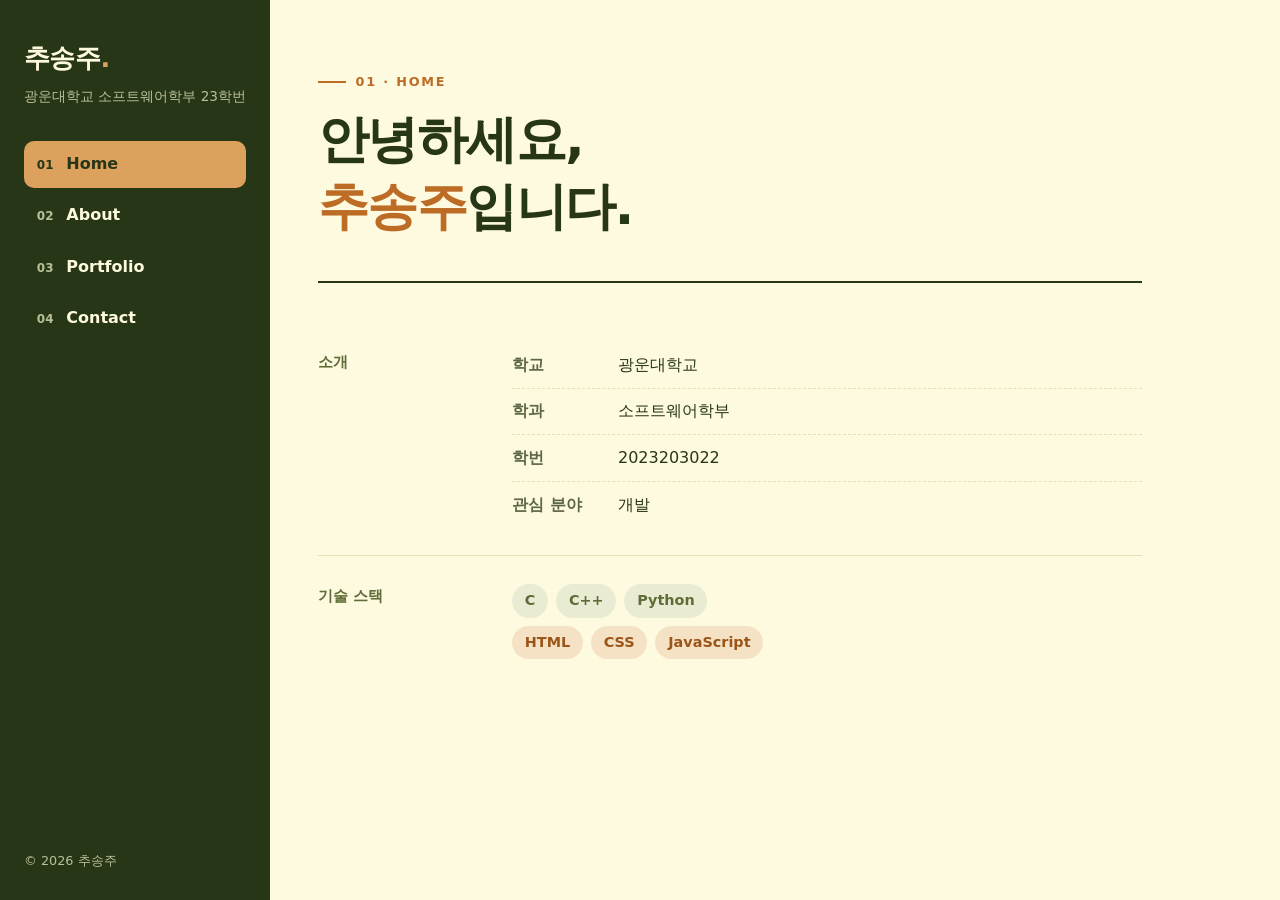
<file: index.html>
<!DOCTYPE html>
<html lang="ko">
<head>
  <meta charset="UTF-8" />
  <meta name="viewport" content="width=device-width, initial-scale=1.0"/>
  <title>Home | 추송주</title>
  <link rel="stylesheet" href="style.css">
</head>
<body>
<aside class="sidebar">
  <div class="sb-top">
    <a class="brand" href="home.html">추송주<span>.</span></a>
    <p class="sb-role">광운대학교 소프트웨어학부 23학번</p>
    <button class="menu-btn" id="menu-toggle" type="button" aria-label="메뉴 열기" aria-expanded="false">☰</button>
  </div>
  <nav>
    <a href="home.html" aria-current="page"><small>01</small>Home</a>
    <a href="about.html"><small>02</small>About</a>
    <a href="portfolio.html"><small>03</small>Portfolio</a>
    <a href="contact.html"><small>04</small>Contact</a>
  </nav>
  <div class="sb-foot">
    <small>&copy; <span id="year"></span> 추송주</small>
  </div>
</aside>

<main class="content">
  <header class="page-head">
    <span class="page-no">01 · Home</span>
    <h1>안녕하세요,<br><em>추송주</em>입니다.</h1>
  </header>

  <section class="block reveal">
    <h2>소개</h2>
    <div>
      <ul class="info-list">
        <li><span class="label">학교</span><span>광운대학교</span></li>
        <li><span class="label">학과</span><span>소프트웨어학부</span></li>
        <li><span class="label">학번</span><span>2023203022</span></li>
        <li><span class="label">관심 분야</span><span>개발</span></li>
      </ul>
    </div>
  </section>

  <section class="block reveal">
    <h2>기술 스택</h2>
    <div>
      <ul class="tags">
        <li>C</li>
        <li>C++</li>
        <li>Python</li>
      </ul>
      <ul class="tags warm">
        <li>HTML</li>
        <li>CSS</li>
        <li>JavaScript</li>
      </ul>
    </div>
  </section>
</main>

<script src="script.js"></script>
</body>
</html>
</file>
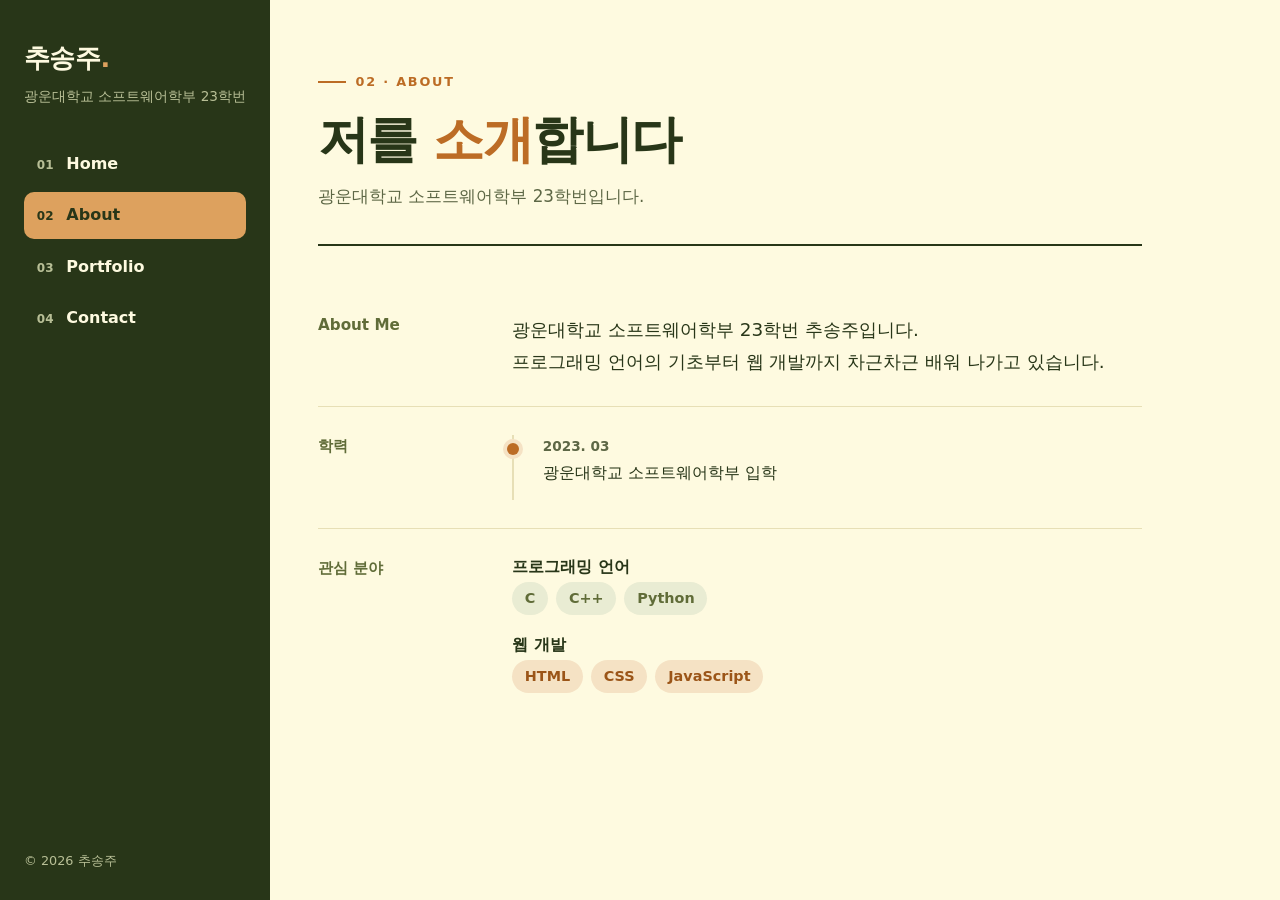
<file: about.html>
<!DOCTYPE html>
<html lang="ko">
<head>
  <meta charset="UTF-8" />
  <meta name="viewport" content="width=device-width, initial-scale=1.0"/>
  <title>About | 추송주</title>
  <link rel="stylesheet" href="style.css">
</head>
<body>
<aside class="sidebar">
  <div class="sb-top">
    <a class="brand" href="home.html">추송주<span>.</span></a>
    <p class="sb-role">광운대학교 소프트웨어학부 23학번</p>
    <button class="menu-btn" id="menu-toggle" type="button" aria-label="메뉴 열기" aria-expanded="false">☰</button>
  </div>
  <nav>
    <a href="home.html"><small>01</small>Home</a>
    <a href="about.html" aria-current="page"><small>02</small>About</a>
    <a href="portfolio.html"><small>03</small>Portfolio</a>
    <a href="contact.html"><small>04</small>Contact</a>
  </nav>
  <div class="sb-foot">
    <small>&copy; <span id="year"></span> 추송주</small>
  </div>
</aside>

<main class="content">
  <header class="page-head">
    <span class="page-no">02 · About</span>
    <h1>저를 <em>소개</em>합니다</h1>
    <p>광운대학교 소프트웨어학부 23학번입니다.</p>
  </header>

  <section class="block reveal">
    <h2>About Me</h2>
    <p class="lead">광운대학교 소프트웨어학부 23학번 추송주입니다.<br>프로그래밍 언어의 기초부터 웹 개발까지 차근차근 배워 나가고 있습니다.</p>
  </section>

  <section class="block reveal">
    <h2>학력</h2>
    <ol class="timeline">
      <li>
        <span class="date">2023. 03</span>
        광운대학교 소프트웨어학부 입학
      </li>
    </ol>
  </section>

  <section class="block reveal">
    <h2>관심 분야</h2>
    <div>
      <h3>프로그래밍 언어</h3>
      <ul class="tags">
        <li>C</li>
        <li>C++</li>
        <li>Python</li>
      </ul>
      <h3>웹 개발</h3>
      <ul class="tags warm">
        <li>HTML</li>
        <li>CSS</li>
        <li>JavaScript</li>
      </ul>
    </div>
  </section>
</main>

<script src="script.js"></script>
</body>
</html>
</file>
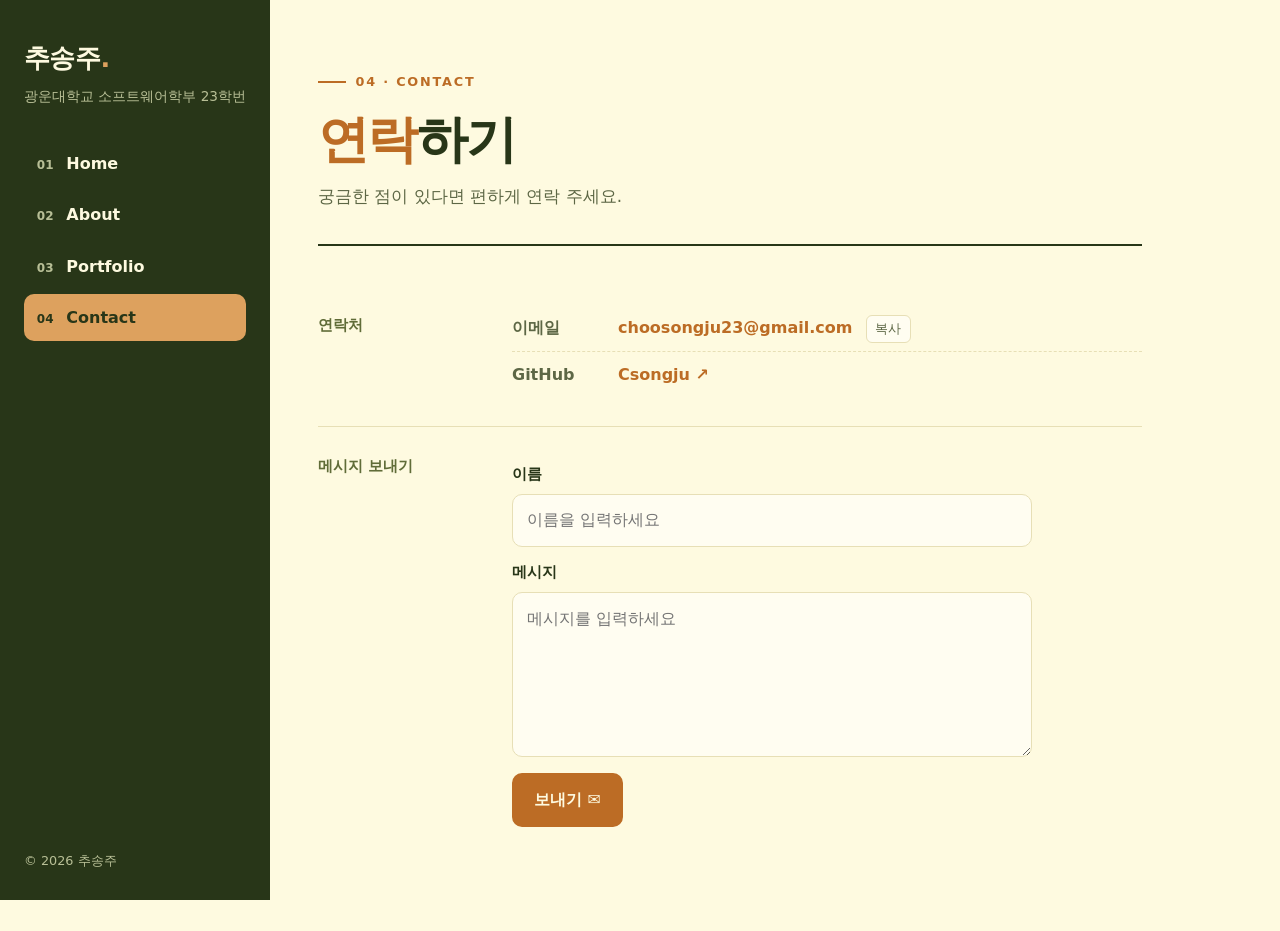
<file: contact.html>
<!DOCTYPE html>
<html lang="ko">
<head>
  <meta charset="UTF-8" />
  <meta name="viewport" content="width=device-width, initial-scale=1.0"/>
  <title>Contact | 추송주</title>
  <link rel="stylesheet" href="style.css">
</head>
<body>
<aside class="sidebar">
  <div class="sb-top">
    <a class="brand" href="home.html">추송주<span>.</span></a>
    <p class="sb-role">광운대학교 소프트웨어학부 23학번</p>
    <button class="menu-btn" id="menu-toggle" type="button" aria-label="메뉴 열기" aria-expanded="false">☰</button>
  </div>
  <nav>
    <a href="home.html"><small>01</small>Home</a>
    <a href="about.html"><small>02</small>About</a>
    <a href="portfolio.html"><small>03</small>Portfolio</a>
    <a href="contact.html" aria-current="page"><small>04</small>Contact</a>
  </nav>
  <div class="sb-foot">
    <small>&copy; <span id="year"></span> 추송주</small>
  </div>
</aside>

<main class="content">
  <header class="page-head">
    <span class="page-no">04 · Contact</span>
    <h1><em>연락</em>하기</h1>
    <p>궁금한 점이 있다면 편하게 연락 주세요.</p>
  </header>

  <section class="block reveal">
    <h2>연락처</h2>
    <ul class="info-list contact-list">
      <li>
        <span class="label">이메일</span>
        <span>
          <a href="mailto:choosongju23@gmail.com">choosongju23@gmail.com</a>
          <button class="copy-btn" type="button" data-copy="choosongju23@gmail.com">복사</button>
        </span>
      </li>
      <li>
        <span class="label">GitHub</span>
        <a href="https://github.com/Csongju" target="_blank" rel="noopener">Csongju ↗</a>
      </li>
    </ul>
  </section>

  <section class="block reveal">
    <h2>메시지 보내기</h2>
    <!-- 보내기를 누르면 입력값을 확인한 뒤 메일 앱이 열립니다 (script.js 5번) -->
    <form class="contact-form" data-to="choosongju23@gmail.com" novalidate>
      <label for="name">이름</label>
      <input id="name" name="name" type="text" placeholder="이름을 입력하세요">
      <label for="message">메시지</label>
      <textarea id="message" name="message" rows="5" placeholder="메시지를 입력하세요"></textarea>
      <button class="btn" type="submit">보내기 ✉️</button>
      <p class="form-msg" role="status"></p>
    </form>
  </section>
</main>

<script src="script.js"></script>
</body>
</html>
</file>
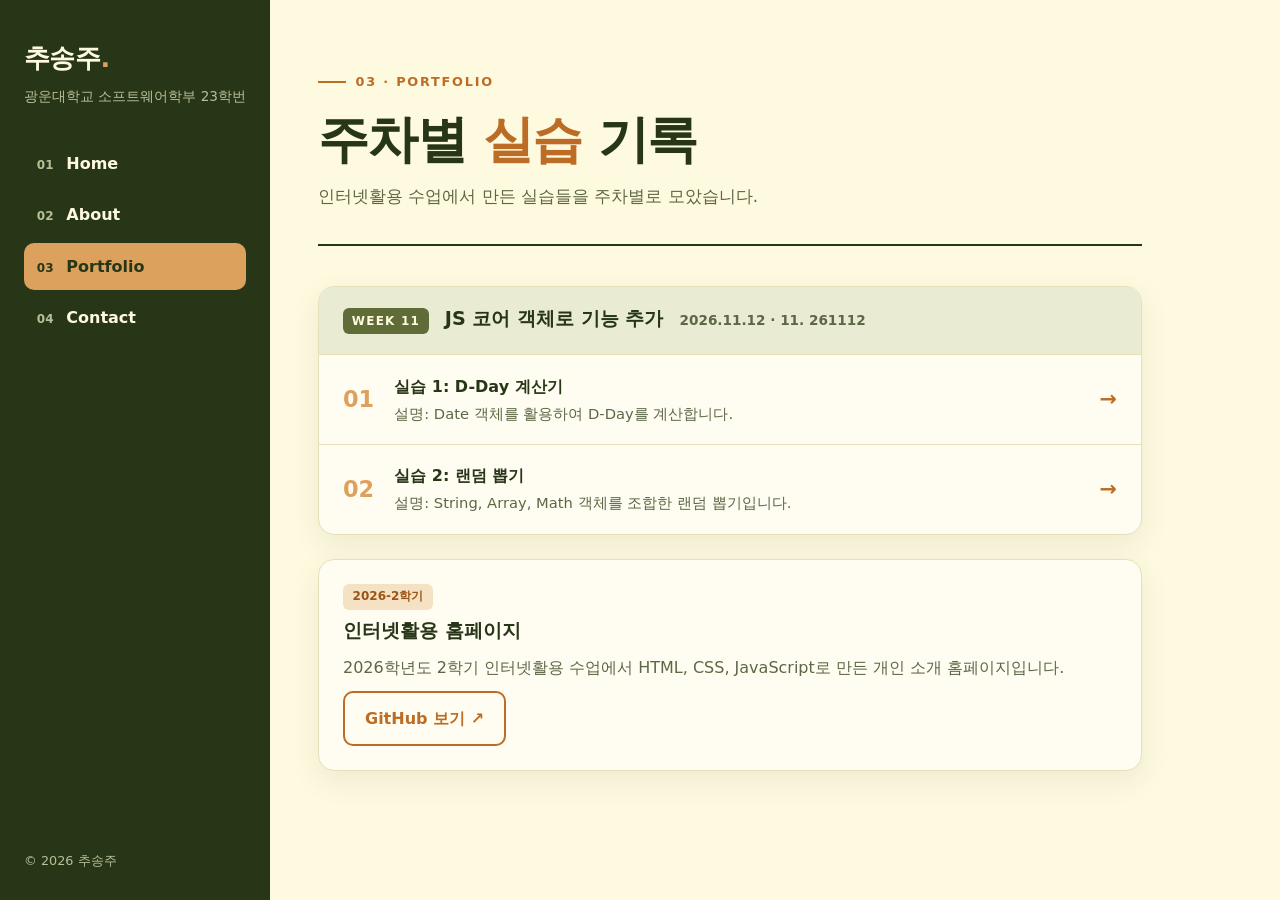
<file: portfolio.html>
<!DOCTYPE html>
<html lang="ko">
<head>
  <meta charset="UTF-8" />
  <meta name="viewport" content="width=device-width, initial-scale=1.0"/>
  <title>Portfolio | 추송주</title>
  <link rel="stylesheet" href="style.css">
</head>
<body>
<aside class="sidebar">
  <div class="sb-top">
    <a class="brand" href="home.html">추송주<span>.</span></a>
    <p class="sb-role">광운대학교 소프트웨어학부 23학번</p>
    <button class="menu-btn" id="menu-toggle" type="button" aria-label="메뉴 열기" aria-expanded="false">☰</button>
  </div>
  <nav>
    <a href="home.html"><small>01</small>Home</a>
    <a href="about.html"><small>02</small>About</a>
    <a href="portfolio.html" aria-current="page"><small>03</small>Portfolio</a>
    <a href="contact.html"><small>04</small>Contact</a>
  </nav>
  <div class="sb-foot">
    <small>&copy; <span id="year"></span> 추송주</small>
  </div>
</aside>

<main class="content">
  <header class="page-head">
    <span class="page-no">03 · Portfolio</span>
    <h1>주차별 <em>실습</em> 기록</h1>
    <p>인터넷활용 수업에서 만든 실습들을 주차별로 모았습니다.</p>
  </header>

  <!-- 새 주차를 추가할 때: 아래 <article class="week"> 블록을 복사해 위쪽에 붙여넣고,
       폴더 경로를 바꿔 주세요. (폴더명의 공백은 %20으로 적습니다) -->
  <article class="week reveal">
    <header class="week-head">
      <span class="week-num">WEEK 11</span>
      <h2>JS 코어 객체로 기능 추가</h2>
      <span class="meta">2026.11.12 · 11. 261112</span>
    </header>
    <ol class="lab-list">
      <!-- 박스(a) 전체가 링크라서 어디를 눌러도 이동합니다 -->
      <li>
        <a href="11.%20261112/dday/dday.html">
          <span>
            <strong>실습 1: D-Day 계산기</strong>
            <span class="desc">설명: Date 객체를 활용하여 D-Day를 계산합니다.</span>
          </span>
          <span class="go" aria-hidden="true">→</span>
        </a>
      </li>
      <li>
        <a href="11.%20261112/random/random.html">
          <span>
            <strong>실습 2: 랜덤 뽑기</strong>
            <span class="desc">설명: String, Array, Math 객체를 조합한 랜덤 뽑기입니다.</span>
          </span>
          <span class="go" aria-hidden="true">→</span>
        </a>
      </li>
    </ol>
  </article>

  <article class="week project reveal">
    <span class="badge">2026-2학기</span>
    <h2>인터넷활용 홈페이지</h2>
    <p>2026학년도 2학기 인터넷활용 수업에서 HTML, CSS, JavaScript로 만든 개인 소개 홈페이지입니다.</p>
    <a class="btn outline" href="https://github.com/Csongju" target="_blank" rel="noopener">GitHub 보기 ↗</a>
  </article>
</main>

<script src="script.js"></script>
</body>
</html>
</file>
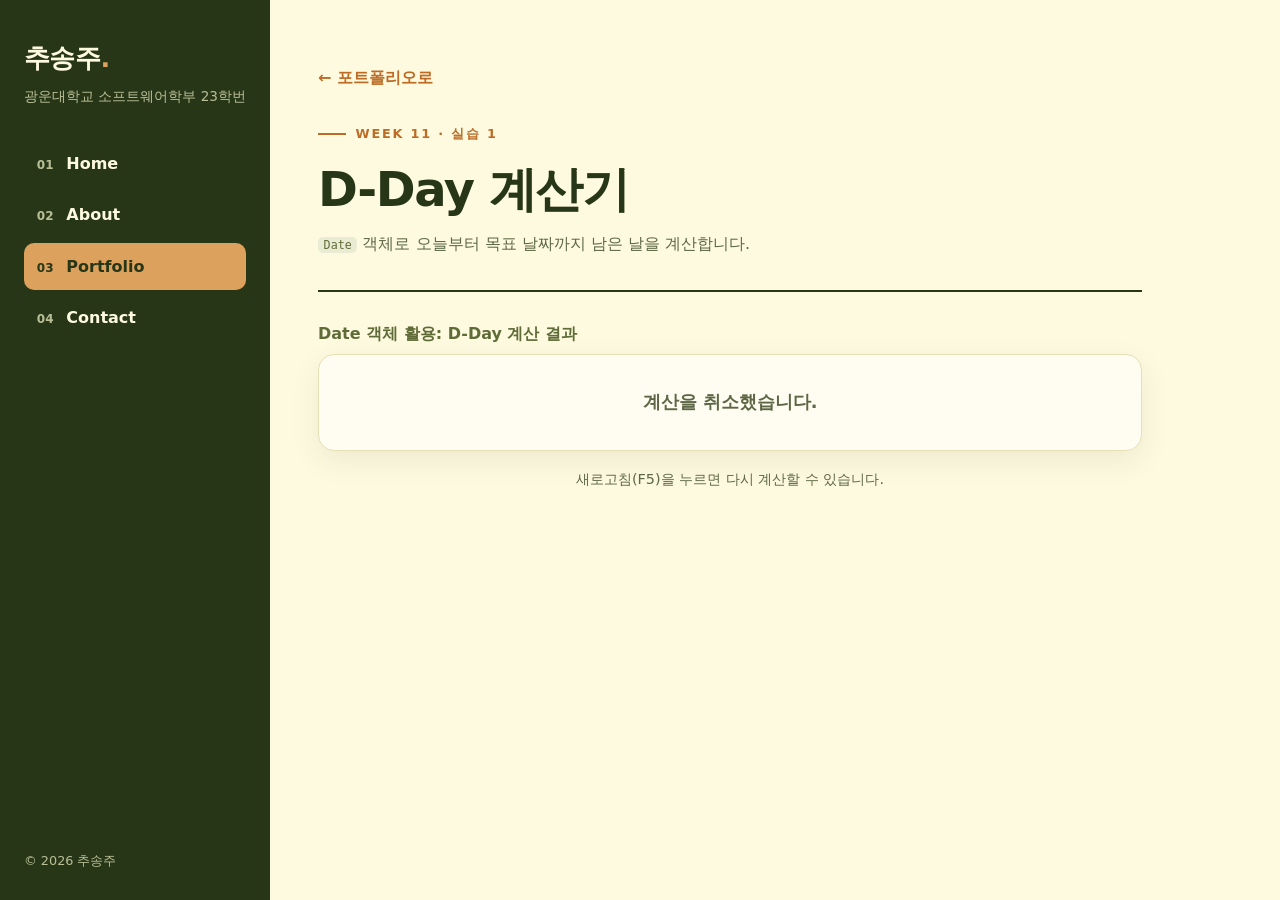
<file: 11. 261112/dday/dday.html>
<!DOCTYPE html>
<html lang="ko">
<head>
  <meta charset="UTF-8" />
  <meta name="viewport" content="width=device-width, initial-scale=1.0"/>
  <title>D-Day 계산기 | 추송주</title>
  <link rel="stylesheet" href="style.css">
</head>
<body>
<aside class="sidebar">
  <div class="sb-top">
    <a class="brand" href="../../home.html">추송주<span>.</span></a>
    <p class="sb-role">광운대학교 소프트웨어학부 23학번</p>
  </div>
  <nav>
    <a href="../../home.html"><small>01</small>Home</a>
    <a href="../../about.html"><small>02</small>About</a>
    <a href="../../portfolio.html" aria-current="page"><small>03</small>Portfolio</a>
    <a href="../../contact.html"><small>04</small>Contact</a>
  </nav>
  <div class="sb-foot">
    <small>&copy; 2026 추송주</small>
  </div>
</aside>

<main class="content">
  <a class="back" href="../../portfolio.html">← 포트폴리오로</a>
  <header class="page-head">
    <span class="page-no">Week 11 · 실습 1</span>
    <h1>D-Day 계산기</h1>
    <p><code>Date</code> 객체로 오늘부터 목표 날짜까지 남은 날을 계산합니다.</p>
  </header>

  <section class="lab">
    <h2>Date 객체 활용: D-Day 계산 결과</h2>

    <script>
      // 3. 오늘 날짜 객체 생성
      let now = new Date();

      // 4. prompt()로 연, 월, 일을 문자열로 입력받기
      let yearStr = prompt("목표 연도를 입력하세요 (예: 2026)", "2026");
      let monthStr = prompt("목표 월을 입력하세요 (1~12)", "12");
      let dayStr = prompt("목표 일을 입력하세요 (1~31)", "25");

      // 5. 취소했거나 비어 있으면 계산하지 않음
      if (!yearStr || !monthStr || !dayStr) {
        document.write('<div class="result cancel"><p class="caption">계산을 취소했습니다.</p></div>');
      } else {
        // 6. parseInt()로 문자열 → 숫자 변환
        let year = parseInt(yearStr);
        let month = parseInt(monthStr);
        let day = parseInt(dayStr);

        // 7. 목표 날짜 객체 생성
        //    Date 객체의 월은 0부터 셉니다 (0=1월, 1=2월, ... 11=12월).
        //    사람이 입력한 월(1~12)에서 1을 빼야 Date가 이해하는 월(0~11)이 됩니다.
        let targetDate = new Date(year, month - 1, day);

        // 7-1. 있을 수 없는 날짜 걸러내기
        //    Date는 잘못된 날짜를 에러 없이 "넘겨서" 고칩니다.
        //    예) 2월 30일 → 3월 2일, 13월 → 다음 해 1월
        //    그래서 만들어진 날짜의 연·월·일이 입력값과 똑같은지 다시 확인합니다.
        //    (숫자가 아닌 값을 넣어 NaN이 된 경우도 여기서 걸러집니다)
        let isValid = targetDate.getFullYear() === year &&
                      targetDate.getMonth() === month - 1 &&
                      targetDate.getDate() === day;

        if (!isValid) {
          document.write('<div class="result cancel">');
          document.write('<p class="caption">존재하지 않는 날짜입니다.</p>');
          document.write('<ul class="dates"><li><strong>입력한 값</strong>' +
                         yearStr + '년 ' + monthStr + '월 ' + dayStr + '일</li></ul>');
          document.write('</div>');
        } else {

          // 8. 두 날짜의 밀리초 차이
          let diffMs = targetDate.getTime() - now.getTime();

          // 9. 밀리초 → 일 단위로 변환 후 올림
          let diffDay = Math.ceil(diffMs / (1000 * 60 * 60 * 24));

          // 10. 결과 출력 (D-Day / D- / D+)
          document.write('<div class="result">');
          if (diffDay === 0) {
            document.write('<p class="big today">D-Day</p>');
            document.write('<p class="caption">D-Day 입니다!</p>');
          } else if (diffDay > 0) {
            document.write('<p class="big">D-' + diffDay + '</p>');
            document.write('<p class="caption">' + diffDay + '일 남았습니다.</p>');
          } else {
            document.write('<p class="big">D+' + Math.abs(diffDay) + '</p>');
            document.write('<p class="caption">' + Math.abs(diffDay) + '일 지났습니다.</p>');
          }
          document.write('<ul class="dates">');
          document.write('<li><strong>목표 날짜</strong>' + targetDate.toLocaleDateString() + '</li>');
          document.write('<li><strong>오늘 날짜</strong>' + now.toLocaleString() + '</li>');
          document.write('</ul>');
          document.write('</div>');
        } // 7-1의 else 끝
      }
    </script>

    <p class="hint">새로고침(F5)을 누르면 다시 계산할 수 있습니다.</p>
  </section>
</main>

</body>
</html>
</file>
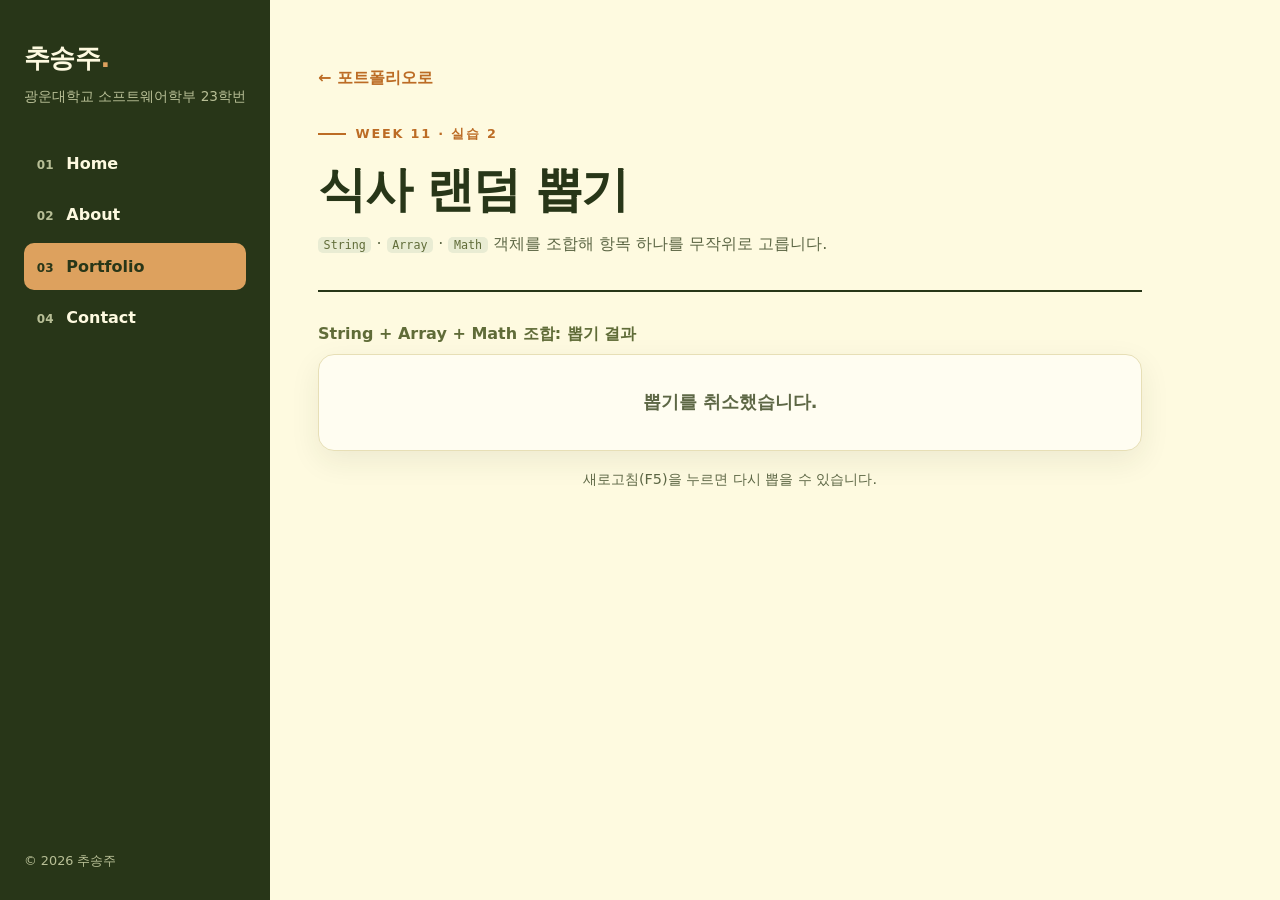
<file: 11. 261112/random/random.html>
<!DOCTYPE html>
<html lang="ko">
<head>
  <meta charset="UTF-8" />
  <meta name="viewport" content="width=device-width, initial-scale=1.0"/>
  <title>랜덤 뽑기 | 추송주</title>
  <link rel="stylesheet" href="style.css">
</head>
<body>
<aside class="sidebar">
  <div class="sb-top">
    <a class="brand" href="../../home.html">추송주<span>.</span></a>
    <p class="sb-role">광운대학교 소프트웨어학부 23학번</p>
  </div>
  <nav>
    <a href="../../home.html"><small>01</small>Home</a>
    <a href="../../about.html"><small>02</small>About</a>
    <a href="../../portfolio.html" aria-current="page"><small>03</small>Portfolio</a>
    <a href="../../contact.html"><small>04</small>Contact</a>
  </nav>
  <div class="sb-foot">
    <small>&copy; 2026 추송주</small>
  </div>
</aside>

<main class="content">
  <a class="back" href="../../portfolio.html">← 포트폴리오로</a>
  <header class="page-head">
    <span class="page-no">Week 11 · 실습 2</span>
    <h1>식사 랜덤 뽑기</h1>
    <p><code>String</code> · <code>Array</code> · <code>Math</code> 객체를 조합해 항목 하나를 무작위로 고릅니다.</p>
  </header>

  <section class="lab">
    <h2>String + Array + Math 조합: 뽑기 결과</h2>

    <script>
      // 3. prompt()로 콤마(,)로 구분된 항목을 문자열로 입력받기
      let inputString = prompt("항목을 콤마(,)로 구분하여 입력하세요", "짜장면,짬뽕,탕수육,제육볶음,돈까스,김치찌개,된장찌개,순대국,비빔밥,떡볶이,햄버거,초밥,파스타,마라탕,쌀국수");

      // 4. 취소했거나 비어 있으면 뽑지 않음
      if (!inputString) {
        document.write('<div class="result cancel"><p class="caption">뽑기를 취소했습니다.</p></div>');
      } else {
        // 5. String.split(',') : 문자열 → 배열
        let items = inputString.split(',');

        // 6~7. Math.random() * items.length 를 Math.floor()로 내려 0 ~ (길이-1) 인덱스
        let index = Math.floor(Math.random() * items.length);

        // 8. 배열에서 index번째 항목 꺼내기
        let choice = items[index];

        // 9. String.trim() : 양쪽 공백 제거
        choice = choice.trim();

        // 10. 결과 출력
        document.write('<div class="result">');
        document.write('<p class="label">오늘의 선택은...</p>');
        document.write('<p class="big">' + choice + '</p>');
        document.write('<p class="caption">총 ' + items.length + '개 중에서 뽑았습니다.</p>');
        document.write('<ul class="items">');
        for (let i = 0; i < items.length; i++) {
          let cls = (i === index) ? ' class="picked"' : '';
          document.write('<li' + cls + '>' + items[i].trim() + '</li>');
        }
        document.write('</ul>');
        document.write('</div>');
      }
    </script>

    <p class="hint">새로고침(F5)을 누르면 다시 뽑을 수 있습니다.</p>
  </section>
</main>

</body>
</html>
</file>
<file: style.css>
/* =============================================================
   색상 팔레트 (여기서만 바꾸면 전체 색이 바뀝니다)
   olive-leaf #606c38 · black-forest #283618 · cornsilk #fefae0
   sunlit-clay #dda15e · copperwood #bc6c25
   ------------------------------------------------------------- */
:root {
  --olive-leaf: #606c38;
  --black-forest: #283618;
  --cornsilk: #fefae0;
  --sunlit-clay: #dda15e;
  --copperwood: #bc6c25;

  /* 역할별 색 */
  --bg: var(--cornsilk);
  --surface: #fffdf1;            /* cornsilk보다 살짝 밝게 */
  --text: var(--black-forest);
  --muted: #5d6745;              /* olive-leaf를 어둡게 */
  --border: #e7dfb6;             /* cornsilk를 어둡게 */
  --accent: var(--copperwood);
  --accent-strong: #9b5518;      /* copperwood를 어둡게 */
  --accent-soft: #f5e2c4;        /* sunlit-clay를 밝게 */
  --on-accent: var(--cornsilk);
  --olive: var(--olive-leaf);
  --olive-soft: #e9ecd3;         /* olive-leaf를 밝게 */
  --sidebar-bg: var(--black-forest);
  --sidebar-text: var(--cornsilk);
  --sidebar-muted: #b8bf96;
  --sidebar-hover: #34461f;
  --error: #b3261e;
  --ok: var(--olive-leaf);
  --shadow: 0 10px 30px rgba(40, 54, 24, .08);
  --radius: 16px;
}
/* ============================================================= */

* { box-sizing: border-box; }
html { scroll-behavior: smooth; }
body {
  margin: 0;
  font-family: "Pretendard", system-ui, -apple-system, "Segoe UI", "Noto Sans KR", "Malgun Gothic", Arial, sans-serif;
  background: var(--bg);
  color: var(--text);
  line-height: 1.75;
  word-break: keep-all;
  transition: background .3s, color .3s;
  display: grid;
  grid-template-columns: 270px 1fr;
  min-height: 100vh;
}
a { color: var(--accent); }
h1, h2, h3 { margin: 0 0 .6rem; line-height: 1.3; }

/* ---------- 왼쪽 사이드바 ---------- */
.sidebar {
  position: sticky;
  top: 0;
  height: 100vh;
  display: flex;
  flex-direction: column;
  gap: 2rem;
  padding: 2.25rem 1.5rem 1.75rem;
  background: var(--sidebar-bg);
  color: var(--sidebar-text);
}
.sb-top { display: flex; flex-direction: column; gap: .25rem; }
.brand {
  font-size: 1.6rem;
  font-weight: 800;
  letter-spacing: -.02em;
  color: var(--sidebar-text);
  text-decoration: none;
}
.brand span { color: var(--sunlit-clay); }
.sb-role { margin: 0; font-size: .85rem; color: var(--sidebar-muted); }

.sidebar nav { display: flex; flex-direction: column; gap: .25rem; }
.sidebar nav a {
  display: flex;
  align-items: baseline;
  gap: .8rem;
  padding: .6rem .8rem;
  border-radius: 10px;
  color: var(--sidebar-text);
  text-decoration: none;
  font-weight: 600;
  transition: background .2s, color .2s;
}
.sidebar nav a small {
  font-size: .75rem;
  font-weight: 700;
  color: var(--sidebar-muted);
  font-variant-numeric: tabular-nums;
}
.sidebar nav a:hover { background: var(--sidebar-hover); }
.sidebar nav a[aria-current="page"] {
  background: var(--sunlit-clay);
  color: var(--black-forest);
}
.sidebar nav a[aria-current="page"] small { color: var(--black-forest); }

.sb-foot { margin-top: auto; display: grid; gap: .75rem; }
.sb-foot small { color: var(--sidebar-muted); font-size: .8rem; }
.menu-btn {
  display: none;
  width: 40px;
  height: 40px;
  border-radius: 10px;
  border: 1px solid rgba(254, 250, 224, .25);
  background: transparent;
  color: var(--sidebar-text);
  font-size: 1.1rem;
  cursor: pointer;
}

/* ---------- 본문 ---------- */
.content {
  width: 100%;
  max-width: 920px;
  padding: 4rem 3rem 3rem;
}
.page-head {
  padding-bottom: 2rem;
  margin-bottom: 2.5rem;
  border-bottom: 2px solid var(--text);
}
.page-no {
  display: inline-flex;
  align-items: center;
  gap: .6rem;
  font-size: .8rem;
  font-weight: 700;
  letter-spacing: .14em;
  text-transform: uppercase;
  color: var(--accent);
}
.page-no::before { content: ""; width: 28px; height: 2px; background: currentColor; }
.page-head h1 {
  font-size: clamp(2rem, 4.5vw, 3.2rem);
  letter-spacing: -.03em;
  margin: .8rem 0 .6rem;
}
.page-head h1 em { font-style: normal; color: var(--accent); }
.page-head p { margin: 0; font-size: 1.05rem; color: var(--muted); }

/* 블록: 왼쪽 제목 + 오른쪽 내용 */
.block {
  display: grid;
  grid-template-columns: 170px 1fr;
  gap: 1.5rem;
  padding: 1.75rem 0;
  border-bottom: 1px solid var(--border);
}
.block:last-child { border-bottom: none; }
.block > h2 {
  font-size: .95rem;
  font-weight: 700;
  color: var(--olive);
  padding-top: .15rem;
}
.block p { margin: 0 0 .8rem; }
.block p:last-child { margin-bottom: 0; }
.block h3 { font-size: 1rem; margin: 1.2rem 0 .3rem; }
.block h3:first-child { margin-top: 0; }

.lead { font-size: 1.15rem; }

/* 정보 목록 (라벨 + 값) */
.info-list { list-style: none; margin: 0; padding: 0; }
.info-list li {
  display: flex;
  gap: 1rem;
  padding: .55rem 0;
  border-bottom: 1px dashed var(--border);
}
.info-list li:first-child { padding-top: 0; }
.info-list li:last-child { border-bottom: none; }
.info-list .label { flex: 0 0 90px; color: var(--muted); font-weight: 600; }

/* 태그 */
.tags { display: flex; flex-wrap: wrap; gap: .5rem; margin: 0; padding: 0; list-style: none; }
.tags li {
  font-size: .9rem;
  font-weight: 700;
  padding: .25rem .8rem;
  border-radius: 999px;
  background: var(--olive-soft);
  color: var(--olive);
}
.tags + .tags { margin-top: .5rem; }
.tags.warm li { background: var(--accent-soft); color: var(--accent-strong); }

/* 버튼 */
.actions { display: flex; flex-wrap: wrap; gap: .75rem; }
.btn {
  display: inline-flex;
  align-items: center;
  justify-content: center;
  gap: .4rem;
  padding: .7rem 1.25rem;
  border-radius: 10px;
  border: 2px solid var(--accent);
  background: var(--accent);
  color: var(--on-accent);
  font: inherit;
  font-weight: 700;
  text-decoration: none;
  cursor: pointer;
  transition: transform .15s, background .2s, border-color .2s;
}
.btn:hover { background: var(--accent-strong); border-color: var(--accent-strong); transform: translateY(-2px); }
.btn.outline { background: transparent; color: var(--accent); }
.btn.outline:hover { background: var(--accent-soft); }

/* 타임라인 */
.timeline { list-style: none; margin: 0; padding: 0 0 0 1.2rem; border-left: 2px solid var(--border); }
.timeline li { position: relative; padding: 0 0 .8rem .6rem; }
.timeline li::before {
  content: "";
  position: absolute;
  left: -1.2rem;
  top: .5rem;
  width: 12px;
  height: 12px;
  margin-left: -7px;
  border-radius: 50%;
  background: var(--accent);
  box-shadow: 0 0 0 4px var(--accent-soft);
}
.timeline .date { display: block; font-size: .85rem; color: var(--muted); font-weight: 600; }

/* ---------- 포트폴리오 ---------- */
.week {
  background: var(--surface);
  border: 1px solid var(--border);
  border-radius: var(--radius);
  box-shadow: var(--shadow);
  overflow: hidden;
  margin-bottom: 1.5rem;
}
.week-head {
  display: flex;
  flex-wrap: wrap;
  align-items: baseline;
  gap: .4rem 1rem;
  padding: 1.25rem 1.5rem;
  background: var(--olive-soft);
  border-bottom: 1px solid var(--border);
}
.week-head h2 { margin: 0; font-size: 1.2rem; }
.week-head .meta { font-size: .85rem; color: var(--muted); font-weight: 600; }
.week-num {
  font-size: .75rem;
  font-weight: 800;
  letter-spacing: .1em;
  padding: .15rem .55rem;
  border-radius: 6px;
  background: var(--olive);
  color: var(--cornsilk);
}

.lab-list { list-style: none; margin: 0; padding: 0; counter-reset: lab; }
.lab-list li { counter-increment: lab; border-bottom: 1px solid var(--border); }
.lab-list li:last-child { border-bottom: none; }
/* 항목 박스 전체가 링크 */
.lab-list a {
  display: grid;
  grid-template-columns: auto 1fr auto;
  align-items: center;
  gap: 1.25rem;
  padding: 1.1rem 1.5rem;
  color: var(--text);
  text-decoration: none;
  transition: background .2s;
}
.lab-list a::before {
  content: counter(lab, decimal-leading-zero);
  font-size: 1.4rem;
  font-weight: 800;
  color: var(--sunlit-clay);
  font-variant-numeric: tabular-nums;
}
.lab-list a:hover { background: var(--accent-soft); }
.lab-list a:focus-visible { outline: 3px solid var(--accent); outline-offset: -3px; }
.lab-list strong { display: block; }
.lab-list .desc { display: block; font-size: .92rem; color: var(--muted); }
.lab-list .go {
  font-size: 1.3rem;
  font-weight: 700;
  color: var(--accent);
  transition: transform .2s;
}
.lab-list a:hover .go { transform: translateX(4px); }

.project {
  padding: 1.5rem;
  display: grid;
  gap: .6rem;
  justify-items: start;
}
.project h2 { font-size: 1.2rem; margin: 0; }
.project p { margin: 0; color: var(--muted); }
.badge {
  font-size: .75rem;
  font-weight: 700;
  padding: .15rem .6rem;
  border-radius: 6px;
  background: var(--accent-soft);
  color: var(--accent-strong);
}

/* ---------- 연락처 ---------- */
.contact-list a { font-weight: 600; text-decoration: none; }
.contact-list a:hover { text-decoration: underline; }
.copy-btn {
  margin-left: .5rem;
  font: inherit;
  font-size: .8rem;
  padding: .1rem .55rem;
  border: 1px solid var(--border);
  border-radius: 6px;
  background: var(--surface);
  color: var(--muted);
  cursor: pointer;
}
.copy-btn:hover { color: var(--accent); border-color: var(--accent); }

.contact-form { display: grid; gap: .4rem; max-width: 520px; }
.contact-form label { font-weight: 600; font-size: .95rem; margin-top: .4rem; }
input, textarea {
  width: 100%;
  padding: .7rem .85rem;
  border: 1px solid var(--border);
  border-radius: 10px;
  background: var(--surface);
  color: var(--text);
  font: inherit;
  transition: border-color .2s, box-shadow .2s;
}
input:focus, textarea:focus {
  outline: none;
  border-color: var(--accent);
  box-shadow: 0 0 0 3px var(--accent-soft);
}
.field-error { border-color: var(--error); }
.form-msg { min-height: 1.5em; margin: .3rem 0 0; font-size: .9rem; font-weight: 600; }
.form-msg.error { color: var(--error); }
.form-msg.ok { color: var(--ok); }
.contact-form .btn { margin-top: .6rem; justify-self: start; }

/* ---------- 스크롤 등장 애니메이션 ---------- */
.reveal { opacity: 0; transform: translateY(14px); transition: opacity .6s ease, transform .6s ease; }
.reveal.visible { opacity: 1; transform: none; }
@media (prefers-reduced-motion: reduce) {
  .reveal { opacity: 1; transform: none; transition: none; }
  html { scroll-behavior: auto; }
}

/* ---------- 태블릿·모바일: 사이드바 → 상단바 ---------- */
@media (max-width: 860px) {
  body { grid-template-columns: 1fr; }
  .sidebar {
    height: auto;
    z-index: 10;
    gap: 0;
    padding: .75rem 1rem;
  }
  .sb-top { flex-direction: row; align-items: center; justify-content: space-between; }
  .brand { font-size: 1.25rem; }
  .sb-role { display: none; }
  .menu-btn { display: grid; place-items: center; }
  .sidebar nav, .sb-foot { display: none; }
  .sidebar.open nav { display: flex; margin-top: .75rem; }
  .sidebar.open .sb-foot { display: grid; margin-top: 1rem; }
  .content { padding: 2.5rem 1rem 2rem; }
  .block { grid-template-columns: 1fr; gap: .6rem; }
}
@media (max-width: 560px) {
  .info-list li { flex-direction: column; gap: 0; }
  .info-list .label { flex: none; }
  .lab-list a { gap: .9rem; padding: 1rem; }
  .week-head { padding: 1rem; }
}
</file>
<file: 11. 261112/dday/style.css>
/* =============================================================
   11주차 실습 1: D-Day 계산기 전용 스타일
   (메인 사이트와 같은 팔레트·사이드바를 이 폴더 안에서 다시 정의)
   ------------------------------------------------------------- */
:root {
  --olive-leaf: #606c38;
  --black-forest: #283618;
  --cornsilk: #fefae0;
  --sunlit-clay: #dda15e;
  --copperwood: #bc6c25;

  --bg: var(--cornsilk);
  --surface: #fffdf1;
  --text: var(--black-forest);
  --muted: #5d6745;
  --border: #e7dfb6;
  --accent: var(--copperwood);
  --accent-soft: #f5e2c4;
  --olive: var(--olive-leaf);
  --olive-soft: #e9ecd3;
  --sidebar-bg: var(--black-forest);
  --sidebar-text: var(--cornsilk);
  --sidebar-muted: #b8bf96;
  --sidebar-hover: #34461f;
  --shadow: 0 10px 30px rgba(40, 54, 24, .08);
  --radius: 16px;
}

* { box-sizing: border-box; }
body {
  margin: 0;
  font-family: "Pretendard", system-ui, -apple-system, "Segoe UI", "Noto Sans KR", "Malgun Gothic", Arial, sans-serif;
  background: var(--bg);
  color: var(--text);
  line-height: 1.75;
  word-break: keep-all;
  display: grid;
  grid-template-columns: 270px 1fr;
  min-height: 100vh;
}
a { color: var(--accent); }
h1, h2, h3 { margin: 0 0 .6rem; line-height: 1.3; }

/* ---------- 사이드바 ---------- */
.sidebar {
  position: sticky;
  top: 0;
  height: 100vh;
  display: flex;
  flex-direction: column;
  gap: 2rem;
  padding: 2.25rem 1.5rem 1.75rem;
  background: var(--sidebar-bg);
  color: var(--sidebar-text);
}
.sb-top { display: flex; flex-direction: column; gap: .25rem; }
.brand { font-size: 1.6rem; font-weight: 800; letter-spacing: -.02em; color: var(--sidebar-text); text-decoration: none; }
.brand span { color: var(--sunlit-clay); }
.sb-role { margin: 0; font-size: .85rem; color: var(--sidebar-muted); }
.sidebar nav { display: flex; flex-direction: column; gap: .25rem; }
.sidebar nav a {
  display: flex;
  align-items: baseline;
  gap: .8rem;
  padding: .6rem .8rem;
  border-radius: 10px;
  color: var(--sidebar-text);
  text-decoration: none;
  font-weight: 600;
}
.sidebar nav a small { font-size: .75rem; font-weight: 700; color: var(--sidebar-muted); }
.sidebar nav a:hover { background: var(--sidebar-hover); }
.sidebar nav a[aria-current="page"] { background: var(--sunlit-clay); color: var(--black-forest); }
.sidebar nav a[aria-current="page"] small { color: var(--black-forest); }
.sb-foot { margin-top: auto; display: grid; gap: .75rem; }
.sb-foot small { color: var(--sidebar-muted); font-size: .8rem; }

/* ---------- 본문 ---------- */
.content { width: 100%; max-width: 920px; padding: 4rem 3rem 3rem; }
.back { display: inline-block; margin-bottom: 1.5rem; font-weight: 600; text-decoration: none; }
.back:hover { text-decoration: underline; }
.page-head { padding-bottom: 2rem; margin-bottom: 2rem; border-bottom: 2px solid var(--text); }
.page-no {
  display: inline-flex;
  align-items: center;
  gap: .6rem;
  font-size: .8rem;
  font-weight: 700;
  letter-spacing: .14em;
  text-transform: uppercase;
  color: var(--accent);
}
.page-no::before { content: ""; width: 28px; height: 2px; background: currentColor; }
.page-head h1 { font-size: clamp(2rem, 4.5vw, 3rem); letter-spacing: -.03em; margin: .8rem 0 .6rem; }
.page-head p { margin: 0; color: var(--muted); }
.page-head code { font-size: .9em; padding: .05rem .35rem; border-radius: 5px; background: var(--olive-soft); color: var(--olive); }

/* ---------- 결과 패널 (document.write로 출력되는 부분) ---------- */
.lab h2 { font-size: 1rem; color: var(--olive); }
.result {
  background: var(--surface);
  border: 1px solid var(--border);
  border-radius: var(--radius);
  box-shadow: var(--shadow);
  padding: 2rem;
  text-align: center;
}
.result .big {
  font-size: clamp(3rem, 10vw, 5.5rem);
  font-weight: 800;
  letter-spacing: -.04em;
  line-height: 1.1;
  color: var(--accent);
  margin: .2rem 0 .4rem;
  font-variant-numeric: tabular-nums;
}
.result .big.today { color: var(--olive); }
.result .caption { margin: 0; font-size: 1.1rem; font-weight: 600; }
.dates {
  list-style: none;
  margin: 1.5rem 0 0;
  padding: 1rem 0 0;
  border-top: 1px dashed var(--border);
  display: grid;
  gap: .3rem;
  font-size: .95rem;
  color: var(--muted);
}
.dates strong { color: var(--text); margin-right: .4rem; }
.result.cancel .caption { color: var(--muted); }
.hint { margin: 1rem 0 0; font-size: .9rem; color: var(--muted); text-align: center; }

/* ---------- 모바일 ---------- */
@media (max-width: 860px) {
  body { grid-template-columns: 1fr; }
  /* JS 없이: 좁은 화면에서는 사이드바가 상단바가 되고 메뉴가 가로로 펼쳐집니다 */
  .sidebar { position: static; height: auto; gap: .6rem; padding: .9rem 1rem; }
  .brand { font-size: 1.25rem; }
  .sb-role, .sb-foot { display: none; }
  .sidebar nav { flex-direction: row; flex-wrap: wrap; gap: .2rem; }
  .sidebar nav a { padding: .35rem .65rem; font-size: .9rem; }
  .sidebar nav a small { display: none; }
  .content { padding: 2rem 1rem; }
  .result { padding: 1.5rem 1rem; }
}
</file>
<file: 11. 261112/random/style.css>
/* =============================================================
   11주차 실습 2: 랜덤 뽑기 전용 스타일
   (메인 사이트와 같은 팔레트·사이드바를 이 폴더 안에서 다시 정의)
   ------------------------------------------------------------- */
:root {
  --olive-leaf: #606c38;
  --black-forest: #283618;
  --cornsilk: #fefae0;
  --sunlit-clay: #dda15e;
  --copperwood: #bc6c25;

  --bg: var(--cornsilk);
  --surface: #fffdf1;
  --text: var(--black-forest);
  --muted: #5d6745;
  --border: #e7dfb6;
  --accent: var(--copperwood);
  --accent-soft: #f5e2c4;
  --olive: var(--olive-leaf);
  --olive-soft: #e9ecd3;
  --sidebar-bg: var(--black-forest);
  --sidebar-text: var(--cornsilk);
  --sidebar-muted: #b8bf96;
  --sidebar-hover: #34461f;
  --shadow: 0 10px 30px rgba(40, 54, 24, .08);
  --radius: 16px;
}

* { box-sizing: border-box; }
body {
  margin: 0;
  font-family: "Pretendard", system-ui, -apple-system, "Segoe UI", "Noto Sans KR", "Malgun Gothic", Arial, sans-serif;
  background: var(--bg);
  color: var(--text);
  line-height: 1.75;
  word-break: keep-all;
  display: grid;
  grid-template-columns: 270px 1fr;
  min-height: 100vh;
}
a { color: var(--accent); }
h1, h2, h3 { margin: 0 0 .6rem; line-height: 1.3; }

/* ---------- 사이드바 ---------- */
.sidebar {
  position: sticky;
  top: 0;
  height: 100vh;
  display: flex;
  flex-direction: column;
  gap: 2rem;
  padding: 2.25rem 1.5rem 1.75rem;
  background: var(--sidebar-bg);
  color: var(--sidebar-text);
}
.sb-top { display: flex; flex-direction: column; gap: .25rem; }
.brand { font-size: 1.6rem; font-weight: 800; letter-spacing: -.02em; color: var(--sidebar-text); text-decoration: none; }
.brand span { color: var(--sunlit-clay); }
.sb-role { margin: 0; font-size: .85rem; color: var(--sidebar-muted); }
.sidebar nav { display: flex; flex-direction: column; gap: .25rem; }
.sidebar nav a {
  display: flex;
  align-items: baseline;
  gap: .8rem;
  padding: .6rem .8rem;
  border-radius: 10px;
  color: var(--sidebar-text);
  text-decoration: none;
  font-weight: 600;
}
.sidebar nav a small { font-size: .75rem; font-weight: 700; color: var(--sidebar-muted); }
.sidebar nav a:hover { background: var(--sidebar-hover); }
.sidebar nav a[aria-current="page"] { background: var(--sunlit-clay); color: var(--black-forest); }
.sidebar nav a[aria-current="page"] small { color: var(--black-forest); }
.sb-foot { margin-top: auto; display: grid; gap: .75rem; }
.sb-foot small { color: var(--sidebar-muted); font-size: .8rem; }

/* ---------- 본문 ---------- */
.content { width: 100%; max-width: 920px; padding: 4rem 3rem 3rem; }
.back { display: inline-block; margin-bottom: 1.5rem; font-weight: 600; text-decoration: none; }
.back:hover { text-decoration: underline; }
.page-head { padding-bottom: 2rem; margin-bottom: 2rem; border-bottom: 2px solid var(--text); }
.page-no {
  display: inline-flex;
  align-items: center;
  gap: .6rem;
  font-size: .8rem;
  font-weight: 700;
  letter-spacing: .14em;
  text-transform: uppercase;
  color: var(--accent);
}
.page-no::before { content: ""; width: 28px; height: 2px; background: currentColor; }
.page-head h1 { font-size: clamp(2rem, 4.5vw, 3rem); letter-spacing: -.03em; margin: .8rem 0 .6rem; }
.page-head p { margin: 0; color: var(--muted); }
.page-head code { font-size: .9em; padding: .05rem .35rem; border-radius: 5px; background: var(--olive-soft); color: var(--olive); }

/* ---------- 결과 패널 (document.write로 출력되는 부분) ---------- */
.lab h2 { font-size: 1rem; color: var(--olive); }
.result {
  background: var(--surface);
  border: 1px solid var(--border);
  border-radius: var(--radius);
  box-shadow: var(--shadow);
  padding: 2rem;
  text-align: center;
}
.result .big {
  font-size: clamp(3rem, 10vw, 5.5rem);
  font-weight: 800;
  letter-spacing: -.04em;
  line-height: 1.1;
  color: var(--accent);
  margin: .2rem 0 .4rem;
  font-variant-numeric: tabular-nums;
}
.result .caption { margin: 0; font-size: 1.1rem; font-weight: 600; }
.result.cancel .caption { color: var(--muted); }
.result .big { overflow-wrap: anywhere; }   /* 긴 항목이 넘치지 않게 */
.result .label { margin: 0; font-size: .9rem; font-weight: 700; color: var(--muted); }

/* 입력한 항목 목록 (뽑힌 항목은 강조) */
.items {
  list-style: none;
  margin: 1.5rem 0 0;
  padding: 1rem 0 0;
  border-top: 1px dashed var(--border);
  display: flex;
  flex-wrap: wrap;
  justify-content: center;
  gap: .4rem;
}
.items li {
  font-size: .9rem;
  font-weight: 600;
  padding: .2rem .75rem;
  border-radius: 999px;
  background: var(--olive-soft);
  color: var(--olive);
}
.items li.picked { background: var(--accent); color: var(--cornsilk); }
.hint { margin: 1rem 0 0; font-size: .9rem; color: var(--muted); text-align: center; }

/* ---------- 모바일 ---------- */
@media (max-width: 860px) {
  body { grid-template-columns: 1fr; }
  /* JS 없이: 좁은 화면에서는 사이드바가 상단바가 되고 메뉴가 가로로 펼쳐집니다 */
  .sidebar { position: static; height: auto; gap: .6rem; padding: .9rem 1rem; }
  .brand { font-size: 1.25rem; }
  .sb-role, .sb-foot { display: none; }
  .sidebar nav { flex-direction: row; flex-wrap: wrap; gap: .2rem; }
  .sidebar nav a { padding: .35rem .65rem; font-size: .9rem; }
  .sidebar nav a small { display: none; }
  .content { padding: 2rem 1rem; }
  .result { padding: 1.5rem 1rem; }
}
</file>
